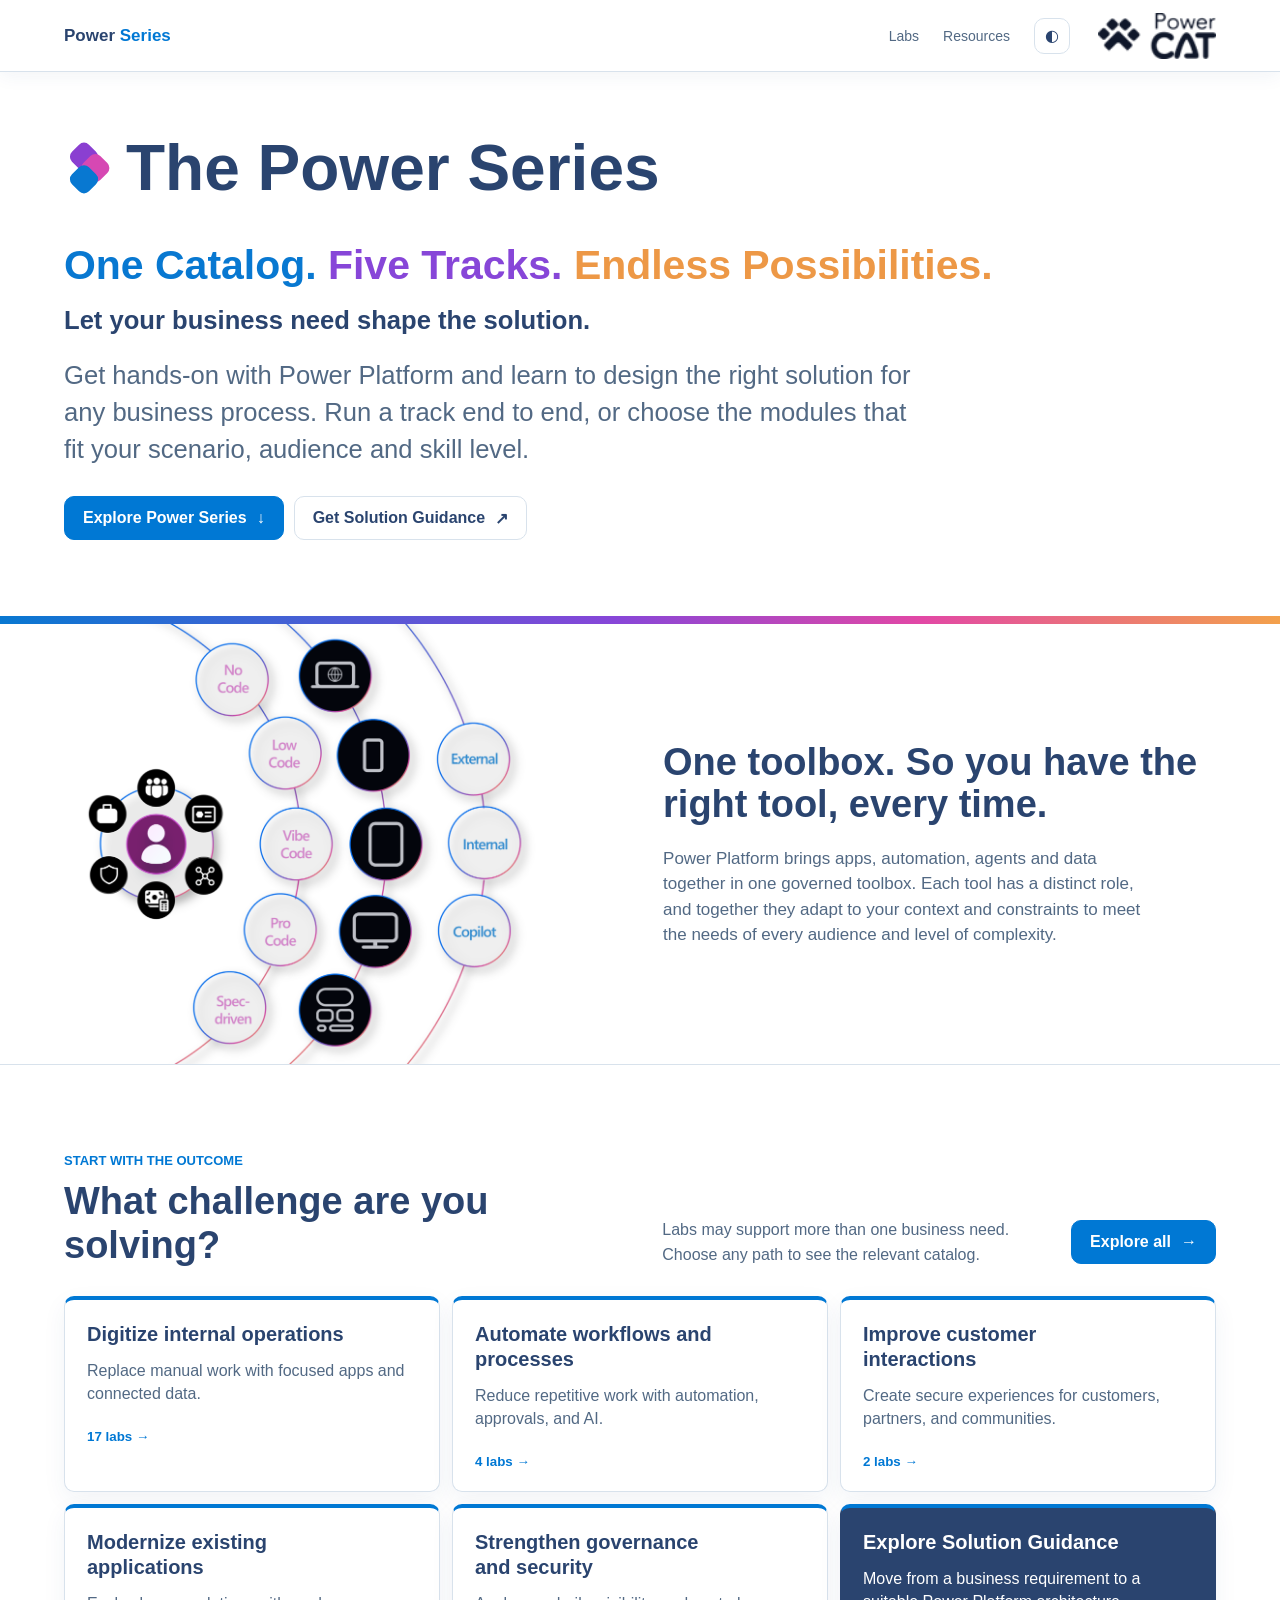
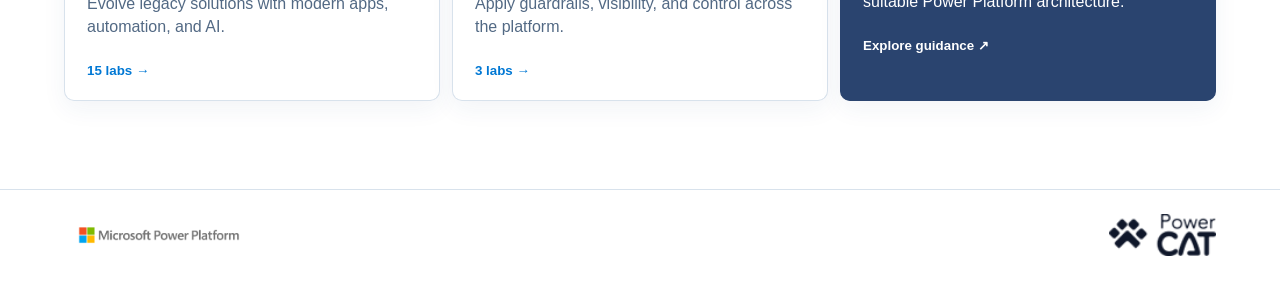
<file: index.html>
<!doctype html>
<html lang="en">
<head>
  <meta charset="UTF-8">
  <meta name="viewport" content="width=device-width, initial-scale=1.0">
  <meta name="description" content="Business-first Power Platform labs from Power Series.">
  <meta name="robots" content="noindex, nofollow, noarchive">
  <title>Power Series Labs</title>
  <script>
    (() => {
      const param = new URLSearchParams(window.location.search).get("scoutTheme");
      const theme = param || (window.matchMedia("(prefers-color-scheme: dark)").matches ? "dark" : "light");
      document.documentElement.setAttribute("data-theme", theme);
    })();
  </script>
  <link rel="stylesheet" href="styles.css?v=12">
</head>
<body>
  <header class="site-header">
    <a class="brand" href="index.html" aria-label="Power Series home">
      <span class="brand-name">Power <strong>Series</strong></span>
    </a>
    <nav aria-label="Primary navigation">
      <a href="labs.html">Labs</a>
      <a href="https://microsoft.github.io/power-platform-resources/" target="_blank" rel="noopener">Resources</a>
      <button class="theme-button" id="theme-button" type="button" aria-label="Toggle color theme" title="Toggle color theme">◐</button>
    </nav>
    <div class="power-cat-lockup">
      <picture>
        <img class="logo-on-light" src="assets/power-cat-dark.png" alt="Power CAT">
        <img class="logo-on-dark" src="assets/power-cat-light.png" alt="">
      </picture>
    </div>
  </header>

  <main id="top">
    <section class="hero" aria-labelledby="hero-title">
      <h1 id="hero-title"><span class="series-mark" aria-hidden="true"><i></i><i></i><i></i></span>The Power Series</h1>
      <p class="catalog-line"><span>One Catalog.</span> <span>Five Tracks.</span> <span>Endless Possibilities.</span></p>
      <h2>Let your business need shape the solution.</h2>
      <p class="hero-copy">Get hands-on with Power Platform and learn to design the right solution for any business process. Run a track end to end, or choose the modules that fit your scenario, audience and skill level.</p>
      <div class="hero-actions">
        <a class="primary-action" href="#start-with-outcome">Explore Power Series <span aria-hidden="true">↓</span></a>
        <a class="secondary-action" href="https://jubilant-adventure-pz9w5gq.pages.github.io/#explore-guided-learning-journeys" target="_blank" rel="noopener">Get Solution Guidance <span aria-hidden="true">↗</span></a>
      </div>
    </section>

    <section class="toolbox-story" aria-labelledby="toolbox-story-title">
      <img class="toolbox-visual logo-on-light" src="assets/Leon_imagery_White.png" alt="Building approaches from no code through spec-driven development, connected to internal, external, and Copilot experiences.">
      <img class="toolbox-visual logo-on-dark" src="assets/Leon_imagery_Dark.png" alt="">
      <div class="toolbox-story-inner">
        <div class="toolbox-story-copy">
          <h2 id="toolbox-story-title">One toolbox. So you have the right tool, every time.</h2>
          <p>Power Platform brings apps, automation, agents and data together in one governed toolbox. Each tool has a distinct role, and together they adapt to your context and constraints to meet the needs of every audience and level of complexity.</p>
        </div>
      </div>
    </section>

    <section class="needs-section" id="needs" aria-labelledby="needs-title">
      <div class="section-heading" id="start-with-outcome">
        <div><p class="eyebrow">Start with the outcome</p><h2 id="needs-title">What challenge are you solving?</h2></div>
        <div class="section-heading-copy">
          <p>Labs may support more than one business need. Choose any path to see the relevant catalog.</p>
          <a class="primary-action" href="labs.html">Explore all <span aria-hidden="true">→</span></a>
        </div>
      </div>
      <div class="needs-grid" id="needs-grid"></div>
    </section>

  </main>

  <footer>
    <picture class="footer-platform-logo">
      <img class="logo-on-light" src="assets/power-platform-dark.png" alt="Microsoft Power Platform">
      <img class="logo-on-dark" src="assets/power-platform-light.png" alt="">
    </picture>
    <picture class="footer-power-cat-logo">
      <img class="logo-on-light" src="assets/power-cat-dark.png" alt="Power CAT">
      <img class="logo-on-dark" src="assets/power-cat-light.png" alt="">
    </picture>
  </footer>
  <script src="app.js?v=4" defer></script>
</body>
</html>
</file>
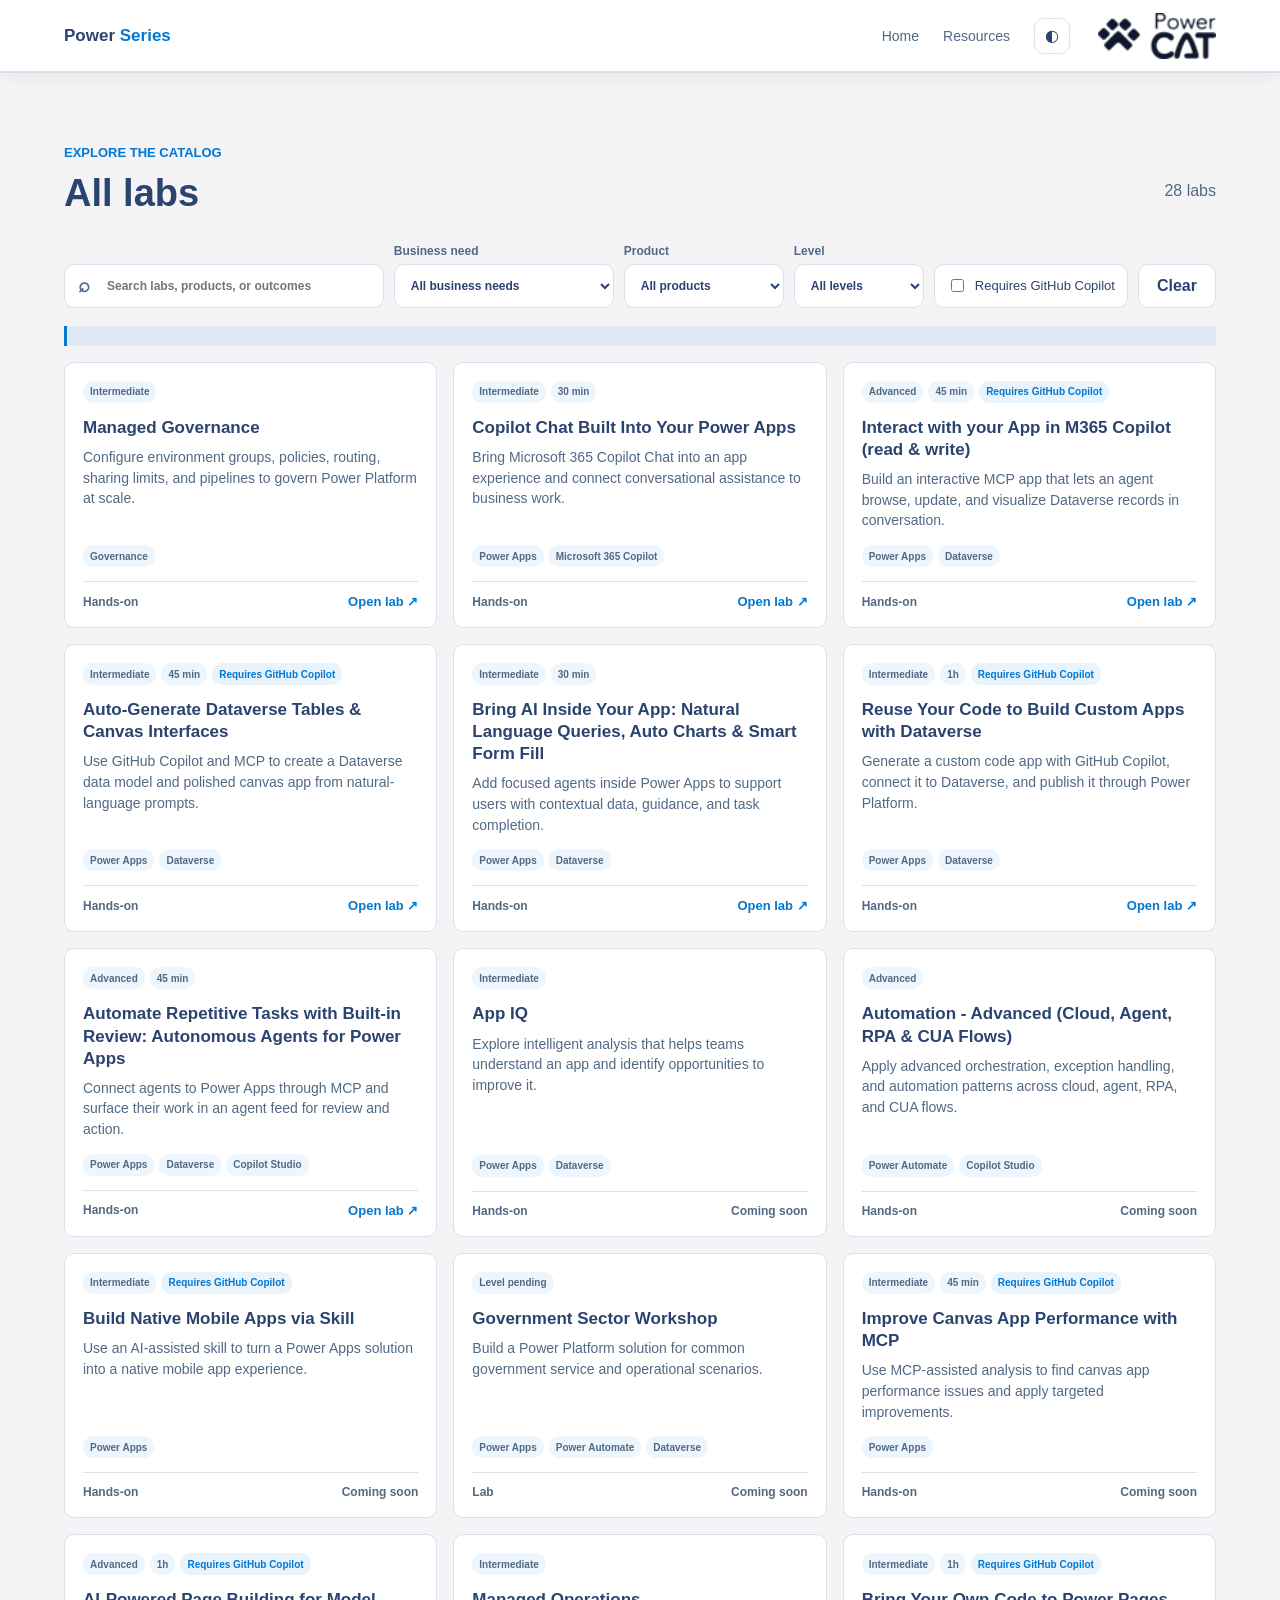
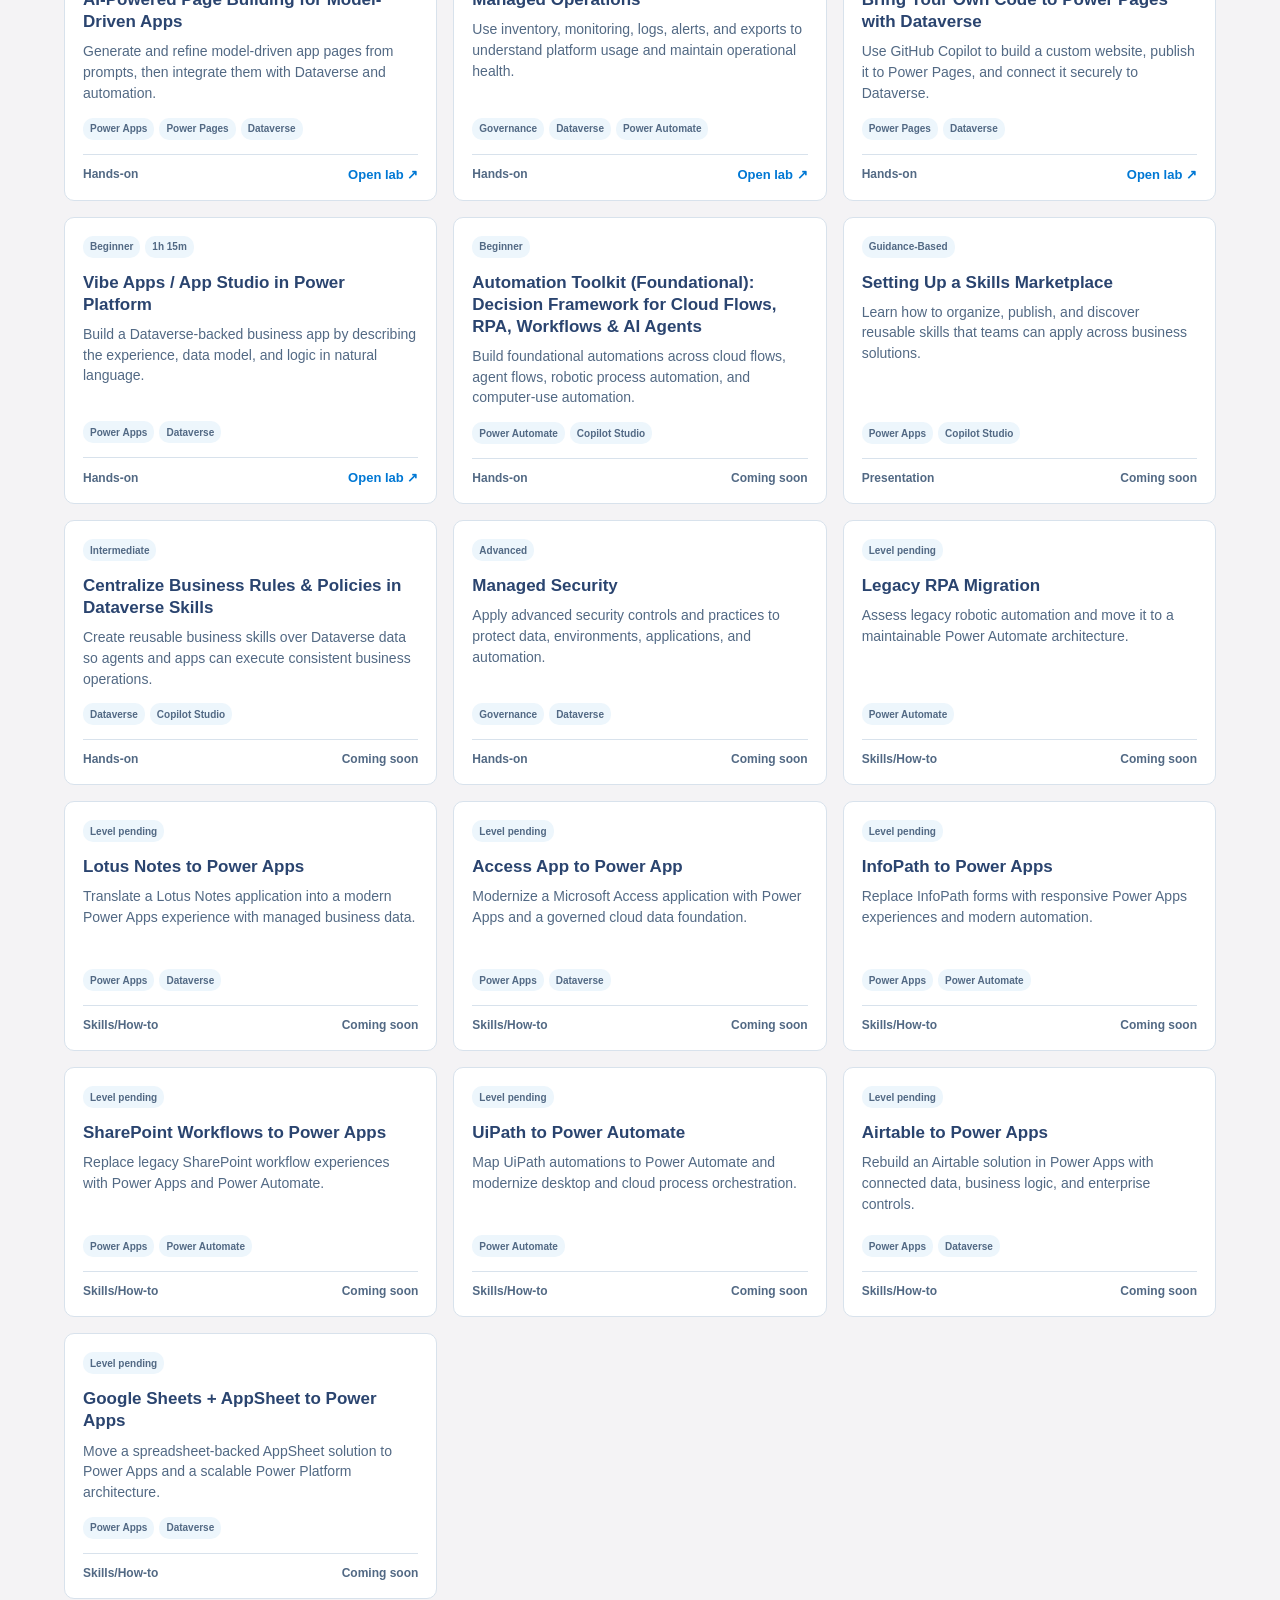
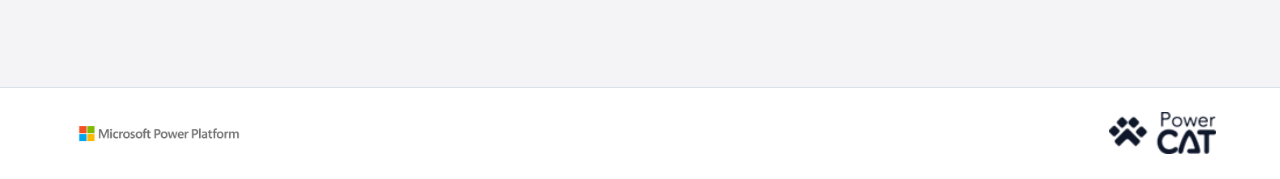
<file: labs.html>
<!doctype html>
<html lang="en">
<head>
  <meta charset="UTF-8">
  <meta name="viewport" content="width=device-width, initial-scale=1.0">
  <meta name="description" content="Browse hands-on Power Platform labs from Power Series.">
  <meta name="robots" content="noindex, nofollow, noarchive">
  <title>Labs | Power Series</title>
  <script>
    (() => {
      const param = new URLSearchParams(window.location.search).get("scoutTheme");
      const theme = param || (window.matchMedia("(prefers-color-scheme: dark)").matches ? "dark" : "light");
      document.documentElement.setAttribute("data-theme", theme);
    })();
  </script>
  <link rel="stylesheet" href="styles.css?v=4">
</head>
<body class="catalog-page">
  <header class="site-header">
    <a class="brand" href="index.html" aria-label="Power Series home">
      <span class="brand-name">Power <strong>Series</strong></span>
    </a>
    <nav aria-label="Primary navigation">
      <a href="index.html">Home</a>
      <a href="https://microsoft.github.io/power-platform-resources/" target="_blank" rel="noopener">Resources</a>
      <button class="theme-button" id="theme-button" type="button" aria-label="Toggle color theme" title="Toggle color theme">◐</button>
    </nav>
    <div class="power-cat-lockup">
      <picture>
        <img class="logo-on-light" src="assets/power-cat-dark.png" alt="Power CAT">
        <img class="logo-on-dark" src="assets/power-cat-light.png" alt="">
      </picture>
    </div>
  </header>

  <main id="top">
    <section class="catalog-section" id="labs" aria-labelledby="catalog-title">
      <div class="catalog-heading">
        <div><p class="eyebrow">Explore the catalog</p><h1 id="catalog-title">All labs</h1></div>
        <p class="result-count" id="result-count" aria-live="polite"></p>
      </div>
      <div class="catalog-tools">
        <label class="search-field"><span aria-hidden="true">⌕</span><span class="sr-only">Search labs</span><input id="search" type="search" placeholder="Search labs, products, or outcomes"></label>
        <label><span>Business need</span><select id="need-filter"><option value="">All business needs</option></select></label>
        <label><span>Product</span><select id="product-filter"><option value="">All products</option></select></label>
        <label><span>Level</span><select id="level-filter"><option value="">All levels</option></select></label>
        <label class="copilot-filter"><input id="copilot-filter" type="checkbox"><span>Requires GitHub Copilot</span></label>
        <button class="secondary-action" id="clear-filters" type="button">Clear</button>
      </div>
      <div class="active-path" id="active-path" hidden></div>
      <div class="lab-grid" id="lab-grid"></div>
      <div class="empty-state" id="empty-state" hidden><h2>No matching labs</h2><p>Try a broader search or clear the filters.</p></div>
    </section>
  </main>

  <footer>
    <picture class="footer-platform-logo">
      <img class="logo-on-light" src="assets/power-platform-dark.png" alt="Microsoft Power Platform">
      <img class="logo-on-dark" src="assets/power-platform-light.png" alt="">
    </picture>
    <picture class="footer-power-cat-logo">
      <img class="logo-on-light" src="assets/power-cat-dark.png" alt="Power CAT">
      <img class="logo-on-dark" src="assets/power-cat-light.png" alt="">
    </picture>
  </footer>
  <script src="app.js?v=4" defer></script>
</body>
</html>
</file>
<file: styles.css>
:root {
  color-scheme: light;
  --cp-bg: #ffffff;
  --cp-bg-elevated: #f4f3f5;
  --cp-surface: #ffffff;
  --cp-surface-soft: #edf6fc;
  --cp-border: #d8e2ec;
  --cp-border-strong: #8295ad;
  --cp-text: #2a446f;
  --cp-text-muted: #526984;
  --cp-text-soft: #647995;
  --cp-accent: #0078d4;
  --cp-accent-hover: #006cbe;
  --cp-accent-soft: rgba(0, 120, 212, 0.09);
  --cp-dark-blue: #2a446f;
  --cp-dark-blue-soft: rgba(42, 68, 111, 0.09);
  --cp-accent-fg: #ffffff;
  --cp-success: #16a34a;
  --cp-danger: #dc2626;
  --cp-warning: #f59e0b;
  --cp-link: #0078d4;
  --cp-shadow: 0 16px 42px rgba(42, 68, 111, 0.12);
  --cp-overlay: rgba(255, 255, 255, 0.8);
  --cp-panel: rgba(255, 255, 255, 0.86);
  --cp-panel-strong: rgba(255, 255, 255, 0.96);
  --cp-sheen: rgba(255, 255, 255, 0.55);
  --cp-highlight: rgba(0, 120, 212, 0.1);
}
html[data-theme="dark"] {
  color-scheme: dark;
  --cp-bg: #0c1430;
  --cp-bg-elevated: #111b3d;
  --cp-surface: #162245;
  --cp-surface-soft: #1e2c54;
  --cp-border: #2f4069;
  --cp-border-strong: #6175a5;
  --cp-text: #f5f7ff;
  --cp-text-muted: #aebbd7;
  --cp-text-soft: #c9d2e7;
  --cp-accent: #55b7ff;
  --cp-accent-hover: #7ac6ff;
  --cp-accent-soft: rgba(85, 183, 255, 0.14);
  --cp-dark-blue: #d7e6ff;
  --cp-dark-blue-soft: rgba(215, 230, 255, 0.12);
  --cp-accent-fg: #08112b;
  --cp-success: #4ade80;
  --cp-danger: #f87171;
  --cp-warning: #fbbf24;
  --cp-link: #7ac6ff;
  --cp-shadow: 0 18px 48px rgba(0, 0, 0, 0.32);
  --cp-overlay: rgba(12, 20, 48, 0.88);
  --cp-panel: rgba(12, 20, 48, 0.78);
  --cp-panel-strong: rgba(12, 20, 48, 0.96);
  --cp-sheen: rgba(255, 255, 255, 0.04);
  --cp-highlight: rgba(85, 183, 255, 0.12);
}
* { box-sizing: border-box; }
html { scroll-behavior: smooth; }
body { margin: 0; background: var(--cp-bg); color: var(--cp-text); font-family: "Segoe UI", Aptos, Calibri, -apple-system, BlinkMacSystemFont, sans-serif; }
a { color: inherit; }
button, input, select { font: inherit; }
button, select { cursor: pointer; }
.site-header { position: sticky; top: 0; z-index: 10; min-height: 72px; display: grid; grid-template-columns: auto 1fr auto; align-items: center; gap: 28px; padding: 0 5vw; background: var(--cp-panel-strong); border-bottom: 1px solid var(--cp-border); box-shadow: 0 4px 18px rgba(42, 68, 111, 0.06); }
.brand { display: inline-flex; align-items: center; gap: 12px; width: fit-content; text-decoration: none; }
.brand-name { color: var(--cp-text); font-size: 17px; font-weight: 600; }
.brand-name strong { color: var(--cp-accent); font-weight: 750; }
.platform-logo { display: block; width: 240px; height: 58px; margin-bottom: 28px; }
.platform-logo img { display: block; width: 100%; height: 100%; object-fit: contain; object-position: left center; }
nav { justify-self: end; display: flex; align-items: center; gap: 24px; }
nav a { font-size: 14px; text-decoration: none; color: var(--cp-text-muted); }
nav a:hover { color: var(--cp-text); }
.theme-button { width: 36px; height: 36px; border: 1px solid var(--cp-border); border-radius: 0.625rem; background: var(--cp-surface); color: var(--cp-text); }
.power-cat-lockup { justify-self: end; display: block; }
.power-cat-lockup picture { display: block; width: 118px; height: 46px; }
.power-cat-lockup img { display: block; width: 100%; height: 100%; object-fit: contain; object-position: right center; }
.logo-on-dark { display: none !important; }
html[data-theme="dark"] .logo-on-light { display: none !important; }
html[data-theme="dark"] .logo-on-dark { display: block !important; }
main { overflow: hidden; }
.hero { min-height: 520px; padding: 64px max(5vw, calc((100vw - 1220px) / 2)) 76px; background: var(--cp-bg); border-bottom: 8px solid transparent; border-image: linear-gradient(90deg, #0878d1, #8746d8 48%, #e248a5 72%, #f3a14b) 1; }
.hero h1 { display: flex; align-items: center; gap: 22px; max-width: none; color: var(--cp-text); font-size: clamp(46px, 5vw, 68px); line-height: 1; font-weight: 700; }
.series-mark { position: relative; flex: 0 0 40px; width: 40px; height: 40px; transform: rotate(45deg); }
.series-mark i { position: absolute; width: 24px; height: 24px; border-radius: 7px; }
.series-mark i:nth-child(1) { top: 0; left: 0; background: #8a3fd1; }
.series-mark i:nth-child(2) { top: 0; right: 0; background: #d648b3; }
.series-mark i:nth-child(3) { right: 0; bottom: 0; background: #0878d1; }
.catalog-line { margin: 42px 0 16px; font-size: clamp(28px, 3.2vw, 42px); line-height: 1.15; font-weight: 600; }
.catalog-line span:nth-child(1) { color: #0878d1; }
.catalog-line span:nth-child(2) { color: #8746d8; }
.catalog-line span:nth-child(3) { color: #ed9846; }
.hero h2 { margin: 0; color: var(--cp-text); font-size: clamp(22px, 2vw, 30px); line-height: 1.25; }
.eyebrow { margin: 0 0 12px; color: var(--cp-accent); font-size: 13px; font-weight: 700; text-transform: uppercase; letter-spacing: 0; }
h1 { max-width: 930px; margin: 0; font-size: clamp(48px, 6.4vw, 82px); line-height: 0.98; letter-spacing: 0; }
.hero-copy { max-width: 860px; margin: 20px 0 0; color: var(--cp-text-muted); font-size: clamp(20px, 2vw, 28px); line-height: 1.45; }
.primary-action, .secondary-action { display: inline-flex; align-items: center; justify-content: center; gap: 10px; min-height: 44px; padding: 0 18px; border-radius: 0.625rem; text-decoration: none; font-weight: 650; }
.primary-action { background: var(--cp-accent); color: var(--cp-accent-fg); border: 1px solid var(--cp-accent); }
.primary-action:hover { background: var(--cp-accent-hover); }
.secondary-action { background: var(--cp-surface); color: var(--cp-text); border: 1px solid var(--cp-border); }
.secondary-action:hover { border-color: var(--cp-accent); color: var(--cp-accent); }
.hero-actions { display: flex; flex-wrap: wrap; gap: 10px; margin-top: 28px; }
.stats { display: flex; flex-wrap: wrap; gap: 48px; margin: 44px 0 0; }
.stats div { min-width: 128px; }
.stats dt { font-size: 30px; font-weight: 750; }
.stats dd { margin: 4px 0 0; color: var(--cp-text-muted); font-size: 13px; }
.toolbox-story { position: relative; width: 100%; max-width: 1280px; min-height: 440px; margin: auto; overflow: hidden; background: #ffffff; border-bottom: 1px solid var(--cp-border); }
.toolbox-story-inner { position: relative; z-index: 1; max-width: 1280px; min-height: 440px; margin: auto; padding: 36px 5vw; display: flex; align-items: center; justify-content: flex-end; }
.toolbox-story-copy { width: 48%; max-width: 560px; color: #2a446f; }
.toolbox-story-copy h2 { margin: 0; font-size: 38px; line-height: 1.12; letter-spacing: 0; }
.toolbox-story-copy > p { max-width: 500px; margin: 20px 0 0; color: #526984; font-size: 17px; line-height: 1.5; }
.toolbox-visual { position: absolute; top: 0; left: 0; width: 62%; height: 100%; object-fit: cover; object-position: 38% center; }
html[data-theme="dark"] .toolbox-story { background: #0c1430; }
html[data-theme="dark"] .toolbox-story-copy { color: #f5f7ff; }
html[data-theme="dark"] .toolbox-story-copy > p { color: #aebbd7; }
.needs-section, .catalog-section { max-width: 1280px; margin: auto; padding: 88px 5vw; }
.section-heading, .catalog-heading { display: flex; align-items: end; justify-content: space-between; gap: 48px; margin-bottom: 28px; }
.section-heading h2, .catalog-heading h1 { margin: 0; font-size: 38px; line-height: 1.15; letter-spacing: 0; }
.section-heading-copy { display: flex; align-items: center; gap: 20px; max-width: 620px; }
.section-heading-copy p { max-width: 430px; margin: 0; color: var(--cp-text-muted); line-height: 1.6; }
.section-heading-copy .primary-action { flex: 0 0 auto; }
.needs-grid { display: grid; grid-template-columns: repeat(3, 1fr); gap: 12px; }
.need-card { min-height: 190px; padding: 22px; text-align: left; text-decoration: none; background: var(--cp-surface); color: var(--cp-text); border: 1px solid var(--cp-border); border-top: 4px solid var(--cp-accent); border-radius: 0.625rem; box-shadow: 0 8px 24px rgba(42, 68, 111, 0.06); transition: transform 160ms ease, border-color 160ms ease, box-shadow 160ms ease; }
.need-card:hover { transform: translateY(-3px); border-color: var(--cp-accent); box-shadow: var(--cp-shadow); }
.need-card strong { display: block; max-width: 260px; font-size: 20px; line-height: 1.25; }
.need-card span { display: block; margin-top: 12px; color: var(--cp-text-muted); line-height: 1.45; }
.need-card small { display: block; margin-top: 24px; color: var(--cp-accent); font-weight: 700; }
.guidance-card { border-color: #2a446f; border-top-color: #0078d4; background: #2a446f; color: #ffffff; }
.guidance-card span { color: #ffffff; }
.guidance-card small { color: #ffffff; }
.guidance-card:hover { border-color: var(--cp-accent); }
html[data-theme="dark"] .guidance-card { border-color: #55b7ff; border-top-color: #55b7ff; background: #d7e6ff; color: #14294a; }
html[data-theme="dark"] .guidance-card span, html[data-theme="dark"] .guidance-card small { color: #2a446f; }
.catalog-section { max-width: none; background: var(--cp-bg-elevated); border-top: 1px solid var(--cp-border); }
.catalog-section > * { max-width: 1180px; margin-left: auto; margin-right: auto; }
.catalog-page main { min-height: calc(100vh - 164px); background: var(--cp-bg-elevated); }
.catalog-page .catalog-section { padding-top: 72px; }
.result-count { color: var(--cp-text-muted); }
.catalog-tools { display: grid; grid-template-columns: minmax(220px, 1fr) 220px 160px 130px auto auto; align-items: end; gap: 10px; margin-bottom: 18px; }
.catalog-tools label:not(.copilot-filter) { display: grid; gap: 6px; color: var(--cp-text-muted); font-size: 12px; font-weight: 650; }
.search-field { position: relative; }
.search-field > span:first-child { position: absolute; left: 14px; bottom: 11px; color: var(--cp-text-muted); font-size: 20px; }
input[type="search"], select { width: 100%; height: 44px; border: 1px solid var(--cp-border); border-radius: 0.625rem; background: var(--cp-surface); color: var(--cp-text); }
input[type="search"] { padding: 0 14px 0 42px; }
select { padding: 0 12px; }
.copilot-filter { display: inline-flex; align-items: center; gap: 8px; min-height: 44px; padding: 0 12px; white-space: nowrap; border: 1px solid var(--cp-border); border-radius: 0.625rem; background: var(--cp-surface); font-size: 13px; }
.active-path { display: flex; align-items: center; justify-content: space-between; gap: 16px; margin-top: 16px; margin-bottom: 16px; padding: 10px 10px 10px 14px; background: var(--cp-accent-soft); color: var(--cp-text); border-left: 3px solid var(--cp-accent); font-style: italic; }
.clear-path { display: grid; place-items: center; flex: 0 0 32px; width: 32px; height: 32px; padding: 0; border: 0; border-radius: 50%; background: transparent; color: var(--cp-dark-blue); font-size: 24px; line-height: 1; cursor: pointer; }
.clear-path:hover { background: var(--cp-surface); color: var(--cp-accent); }
.clear-path:focus-visible { outline: 2px solid var(--cp-accent); outline-offset: 2px; }
.lab-grid { display: grid; grid-template-columns: repeat(3, 1fr); gap: 16px; }
.lab-card { min-height: 250px; display: flex; flex-direction: column; padding: 18px; background: var(--cp-surface); border: 1px solid var(--cp-border); border-radius: 0.625rem; box-shadow: 0 0 2px var(--cp-shadow); }
.lab-meta, .tags { display: flex; flex-wrap: wrap; gap: 5px; }
.pill { display: inline-flex; align-items: center; min-height: 22px; padding: 2px 7px; border-radius: 0.625rem; background: var(--cp-surface-soft); color: var(--cp-text-muted); font-size: 10px; font-weight: 650; }
.pill-accent { background: var(--cp-accent-soft); color: var(--cp-accent); }
.lab-card h3 { margin: 14px 0 8px; font-size: 17px; line-height: 1.3; letter-spacing: 0; }
.lab-card p { flex: 1; margin: 0 0 14px; color: var(--cp-text-muted); font-size: 14px; line-height: 1.48; }
.tags { margin-bottom: 14px; }
.lab-footer { display: flex; align-items: center; justify-content: space-between; gap: 12px; padding-top: 12px; border-top: 1px solid var(--cp-border); }
.lab-link { color: var(--cp-link); font-size: 13px; font-weight: 650; text-decoration: none; }
.lab-link:hover { text-decoration: underline; }
.coming-soon { color: var(--cp-text-muted); font-size: 12px; font-weight: 650; }
.empty-state { padding: 64px 24px; text-align: center; border: 1px dashed var(--cp-border-strong); color: var(--cp-text-muted); }
.empty-state h3 { color: var(--cp-text); }
footer { min-height: 92px; display: flex; justify-content: space-between; align-items: center; padding: 0 5vw; border-top: 1px solid var(--cp-border); background: var(--cp-bg); }
.footer-platform-logo { display: block; width: 190px; height: 46px; }
.footer-power-cat-logo { display: block; width: 108px; height: 42px; }
.footer-platform-logo img, .footer-power-cat-logo img { width: 100%; height: 100%; object-fit: contain; }
.footer-platform-logo img { object-position: left center; }
.footer-power-cat-logo img { object-position: right center; }
.sr-only { position: absolute; width: 1px; height: 1px; padding: 0; margin: -1px; overflow: hidden; clip: rect(0, 0, 0, 0); white-space: nowrap; border: 0; }
@media (max-width: 980px) { .toolbox-story-copy { width: 43%; max-width: 420px; } .toolbox-story-copy h2 { font-size: 40px; } .needs-grid, .lab-grid { grid-template-columns: repeat(2, 1fr); } .catalog-tools { grid-template-columns: 1fr 1fr; } .search-field { grid-column: 1 / -1; } }
@media (max-width: 640px) { .site-header { grid-template-columns: 1fr auto; } nav a, .power-cat-lockup { display: none; } .hero { min-height: 430px; padding-top: 56px; padding-bottom: 64px; } .hero h1 { gap: 14px; font-size: 42px; } .series-mark { flex-basis: 32px; width: 32px; height: 32px; } .series-mark i { width: 19px; height: 19px; border-radius: 5px; } .catalog-line { margin-top: 38px; } .toolbox-story { min-height: 780px; } .toolbox-story-inner { min-height: auto; padding-top: 56px; padding-bottom: 440px; align-items: flex-start; justify-content: flex-start; } .toolbox-story-copy { width: 100%; } .toolbox-story-copy h2 { font-size: 34px; } .toolbox-story-copy > p { font-size: 17px; } .toolbox-visual { top: 300px; left: 0; width: 100%; height: 480px; object-fit: cover; object-position: 35% center; } .section-heading, .catalog-heading { align-items: start; flex-direction: column; gap: 12px; } .needs-grid, .lab-grid, .catalog-tools { grid-template-columns: 1fr; } .search-field { grid-column: auto; } .stats { gap: 24px; } footer { align-items: start; flex-direction: column; justify-content: center; gap: 4px; } }
</file>
